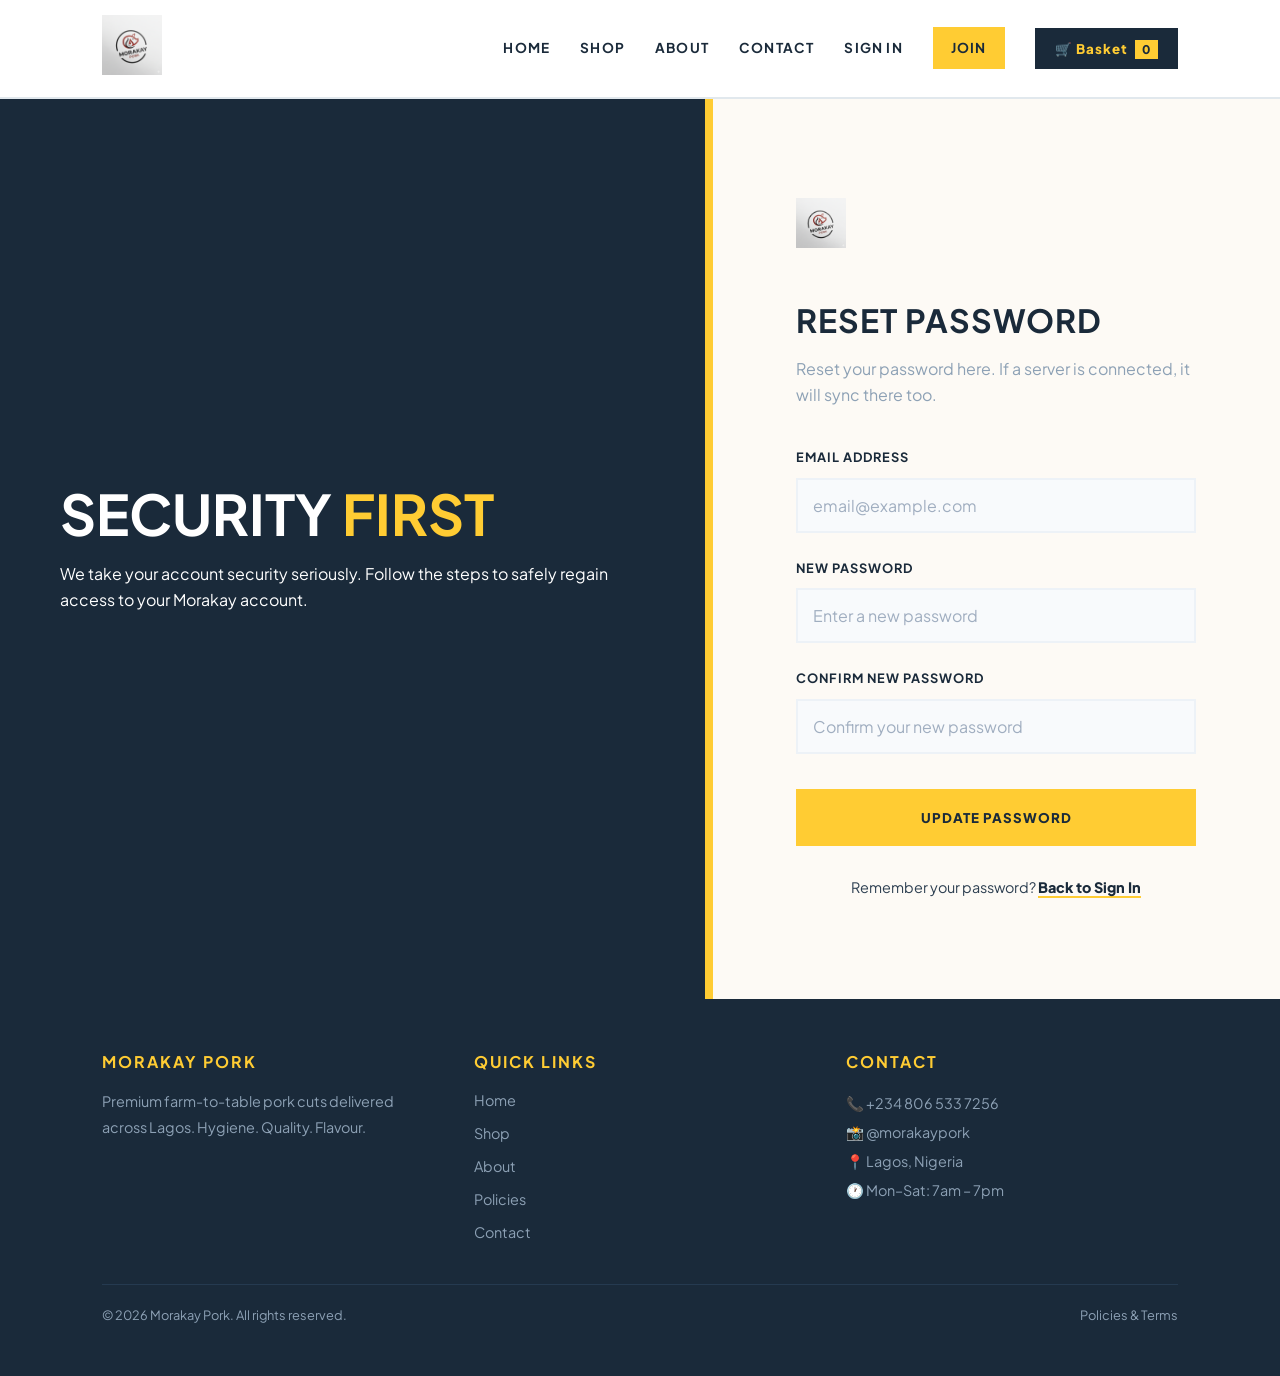
<file: forgot-password.html>
<!DOCTYPE html>
<html lang="en">

<head>
    <meta charset="UTF-8">
    <meta name="viewport" content="width=device-width, initial-scale=1.0">
    <title>Reset Password | Morakay Pork</title>
    <link rel="stylesheet" href="style.css">
    <link href="https://fonts.googleapis.com/css2?family=Plus+Jakarta+Sans:wght@400;600;800&display=swap"
        rel="stylesheet">
</head>

<body class="auth-page">
    <nav id="main-nav"></nav>

    <div class="split-screen">
        <div class="auth-visual"
            style="background-image: linear-gradient(rgba(26, 42, 58, 0.85), rgba(26, 42, 58, 0.85)), url('https://images.unsplash.com/photo-1593039668577-843f95368350?q=80&w=1200');">
            <div class="visual-content">
                <h1>Security <span>First</span></h1>
                <p>We take your account security seriously. Follow the steps to safely regain access to your Morakay
                    account.</p>
            </div>
        </div>

        <div class="auth-form-container">
            <div class="auth-form-box">
                <a href="index.html"><img src="images/logo.png" alt="Logo" class="auth-logo"></a>
                <h2>Reset Password</h2>
                <p class="auth-subtitle">Reset your password here. If a server is connected, it will sync there too.
                </p>

                <form id="forgot-form" action="signin.html" method="POST">
                    <div class="input-group">
                        <label for="fp-email">Email Address</label>
                        <input id="fp-email" name="email" type="email" placeholder="email@example.com" required
                            autocomplete="email" aria-label="Email address">
                    </div>
                    <div class="input-group">
                        <label for="fp-password">New Password</label>
                        <input id="fp-password" name="password" type="password" placeholder="Enter a new password"
                            required autocomplete="new-password" aria-label="New password">
                    </div>
                    <div class="input-group">
                        <label for="fp-confirm">Confirm New Password</label>
                        <input id="fp-confirm" name="confirmPassword" type="password"
                            placeholder="Confirm your new password" required autocomplete="new-password"
                            aria-label="Confirm new password">
                    </div>
                    <p id="auth-error" class="auth-message auth-message-error" style="display: none;"></p>
                    <p id="auth-success" class="auth-message auth-message-success" style="display: none;"></p>
                    <button type="submit" class="btn-primary auth-btn">Update Password</button>
                </form>

                <p class="auth-footer">Remember your password? <a href="signin.html">Back to Sign In</a></p>
            </div>
        </div>
    </div>

    <aside id="cart-drawer"></aside>
    <footer id="main-footer"></footer>
    <script src="script.js"></script>
    <script src="auth.js"></script>
</body>

</html>
</file>
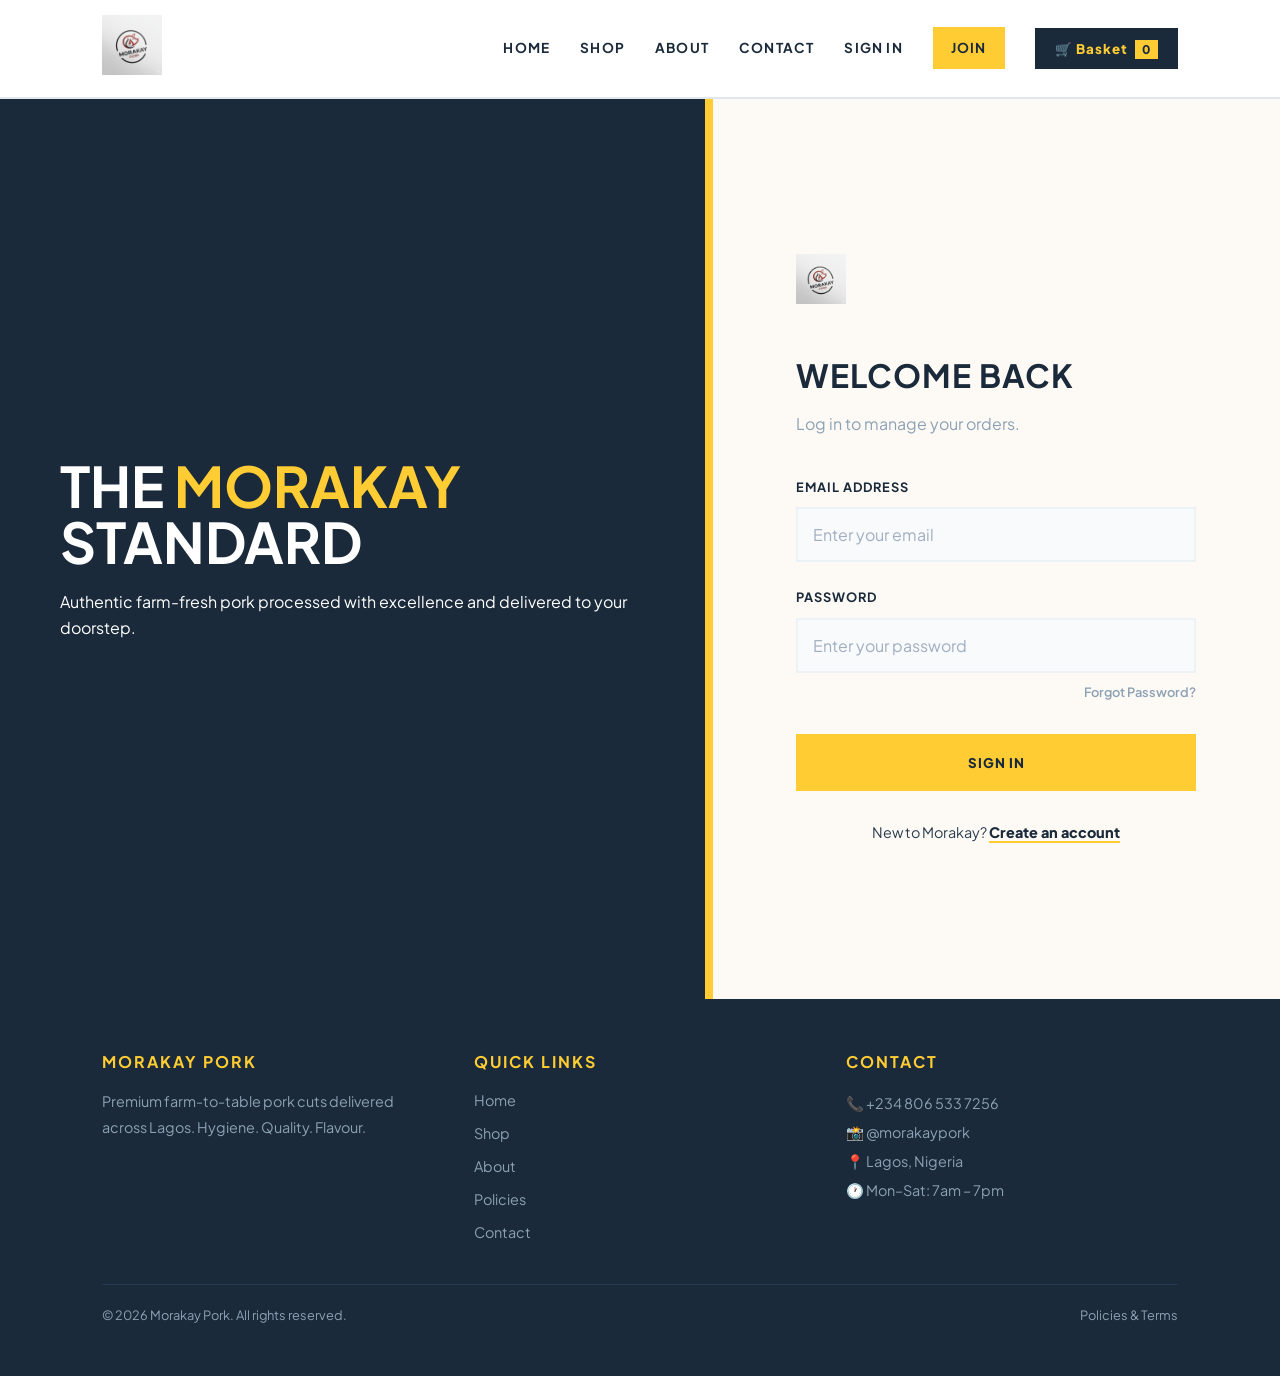
<file: signin.html>
<!DOCTYPE html>
<html lang="en">

<head>
    <meta charset="UTF-8">
    <meta name="viewport" content="width=device-width, initial-scale=1.0">
    <title>Sign In | Morakay Pork</title>
    <link rel="stylesheet" href="style.css">
    <link href="https://fonts.googleapis.com/css2?family=Plus+Jakarta+Sans:wght@400;600;800&display=swap"
        rel="stylesheet">
</head>

<body class="auth-page">
    <nav id="main-nav"></nav>

    <div class="split-screen">
        <div class="auth-visual">
            <div class="visual-content">
                <h1>The <span>Morakay</span> Standard</h1>
                <p>Authentic farm-fresh pork processed with excellence and delivered to your doorstep.</p>
            </div>
        </div>

        <div class="auth-form-container">
            <div class="auth-form-box">
                <a href="index.html"><img src="images/logo.png" alt="Logo" class="auth-logo"></a>
                <h2>Welcome Back</h2>
                <p class="auth-subtitle">Log in to manage your orders.</p>

                <p id="auth-error" class="auth-message auth-message-error" style="display: none;"></p>

                <form id="signin-form" action="index.html" method="POST">
                    <div class="input-group">
                        <label for="si-email">Email Address</label>
                        <input id="si-email" name="email" type="email" placeholder="Enter your email" required
                            autocomplete="email" aria-label="Email address">
                    </div>
                    <div class="input-group" style="margin-bottom: 5px;">
                        <label for="si-password">Password</label>
                        <input id="si-password" name="password" type="password" placeholder="Enter your password"
                            required autocomplete="current-password" aria-label="Password">
                    </div>

                    <div style="text-align: right; margin-bottom: 20px;">
                        <a href="forgot-password.html"
                            style="font-size: 0.8rem; color: var(--text-muted); text-decoration: none; font-weight: 600;">Forgot
                            Password?</a>
                    </div>

                    <button type="submit" class="btn-primary auth-btn">Sign In</button>
                </form>

                <p class="auth-footer">New to Morakay? <a href="signup.html">Create an account</a></p>
            </div>
        </div>
    </div>

    <aside id="cart-drawer"></aside>
    <footer id="main-footer"></footer>
    <script src="script.js"></script>
    <script src="auth.js"></script>
</body>

</html>
</file>
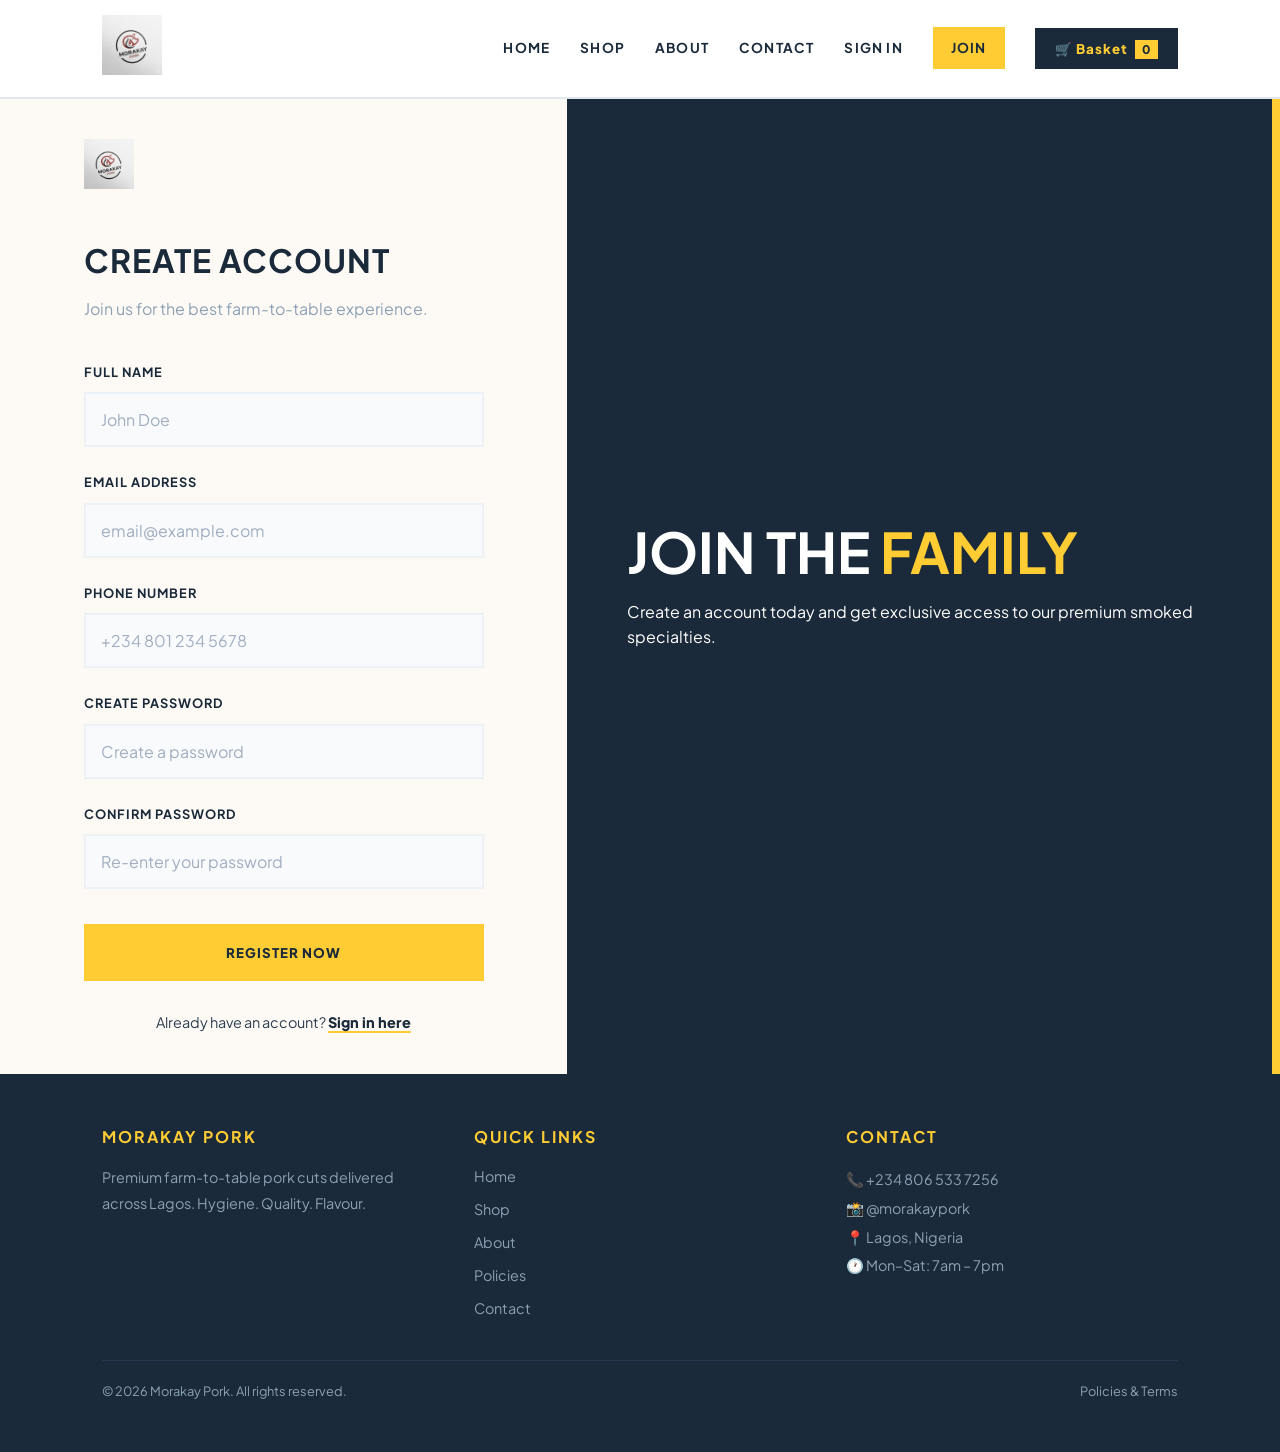
<file: signup.html>
<!DOCTYPE html>
<html lang="en">

<head>
    <meta charset="UTF-8">
    <meta name="viewport" content="width=device-width, initial-scale=1.0">
    <title>Join the Club | Morakay Pork</title>
    <link rel="stylesheet" href="style.css">
    <link href="https://fonts.googleapis.com/css2?family=Plus+Jakarta+Sans:wght@400;600;800&display=swap"
        rel="stylesheet">
</head>

<body class="auth-page">
    <nav id="main-nav"></nav>

    <div class="split-screen" style="flex-direction: row-reverse;">
        <div class="auth-visual"
            style="background-image: linear-gradient(rgba(26, 42, 58, 0.8), rgba(26, 42, 58, 0.8)), url('https://images.unsplash.com/photo-1602470520998-f4a52199a3d6?q=80&w=1200');">
            <div class="visual-content">
                <h1>Join the <span>Family</span></h1>
                <p>Create an account today and get exclusive access to our premium smoked specialties.</p>
            </div>
        </div>

        <div class="auth-form-container">
            <div class="auth-form-box">
                <a href="index.html"><img src="images/logo.png" alt="Logo" class="auth-logo"></a>
                <h2>Create Account</h2>
                <p class="auth-subtitle">Join us for the best farm-to-table experience.</p>

                <p id="auth-error" class="auth-message auth-message-error" style="display: none;"></p>

                <form id="signup-form" action="signin.html" method="POST">
                    <div class="input-group">
                        <label for="su-name">Full Name</label>
                        <input id="su-name" name="fullName" type="text" placeholder="John Doe" required
                            autocomplete="name" aria-label="Full name">
                    </div>
                    <div class="input-group">
                        <label for="su-email">Email Address</label>
                        <input id="su-email" name="email" type="email" placeholder="email@example.com" required
                            autocomplete="email" aria-label="Email address">
                    </div>
                    <div class="input-group">
                        <label for="su-phone">Phone Number</label>
                        <input id="su-phone" name="phone" type="tel" placeholder="+234 801 234 5678"
                            autocomplete="tel" aria-label="Phone number">
                    </div>
                    <div class="input-group">
                        <label for="su-password">Create Password</label>
                        <input id="su-password" name="password" type="password" placeholder="Create a password"
                            required autocomplete="new-password" aria-label="Password">
                    </div>
                    <div class="input-group">
                        <label for="su-password-confirm">Confirm Password</label>
                        <input id="su-password-confirm" name="confirmPassword" type="password"
                            placeholder="Re-enter your password" required autocomplete="new-password"
                            aria-label="Confirm password">
                    </div>
                    <button type="submit" class="btn-primary auth-btn">Register Now</button>
                </form>

                <p class="auth-footer">Already have an account? <a href="signin.html">Sign in here</a></p>
            </div>
        </div>
    </div>

    <aside id="cart-drawer"></aside>
    <footer id="main-footer"></footer>
    <script src="script.js"></script>
    <script src="auth.js"></script>
</body>

</html>
</file>
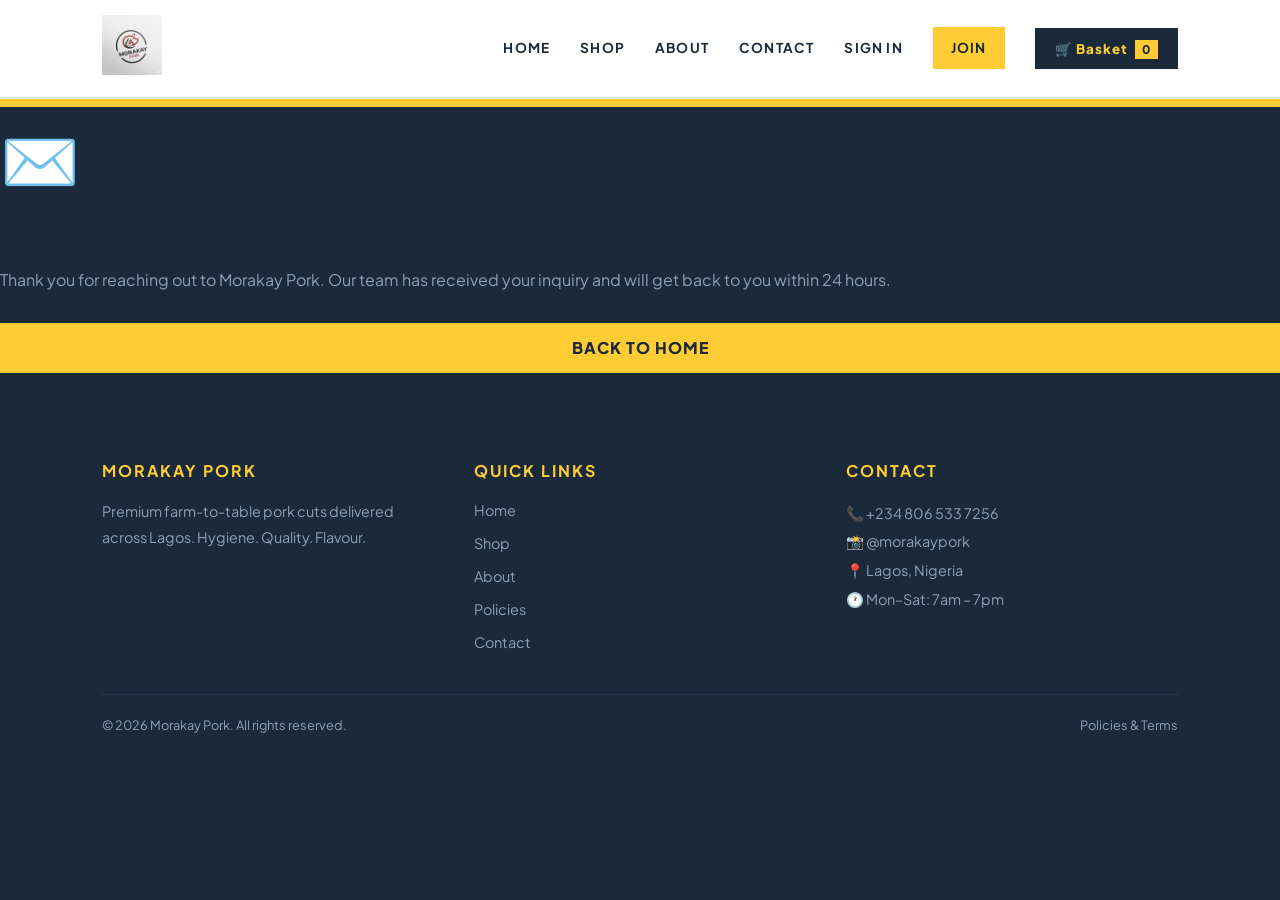
<file: thank-you.html>
<!DOCTYPE html>
<html lang="en">
<head>
    <meta charset="UTF-8">
    <meta name="viewport" content="width=device-width, initial-scale=1.0">
    <title>Message Received | Morakay Pork</title>
    <link rel="stylesheet" href="style.css">
    <link href="https://fonts.googleapis.com/css2?family=Plus+Jakarta+Sans:wght@400;600;800&display=swap" rel="stylesheet">
</head>
<body class="auth-page">
    <nav id="main-nav"></nav>
    <div class="auth-container">
        <div class="auth-card" style="border-top: 8px solid var(--gold);">
            <div class="success-icon" style="font-size: 4rem; margin-bottom: 20px;">✉️</div>
            <h2 style="color: var(--navy); text-transform: uppercase; letter-spacing: 2px;">Message Sent</h2>
            <p class="auth-subtitle" style="margin-bottom: 30px;">
                Thank you for reaching out to Morakay Pork. Our team has received your inquiry and will get back to you within 24 hours.
            </p>
            
            <div style="display: flex; flex-direction: column; gap: 15px;">
                <a href="index.html" class="btn-primary" style="text-align: center;">Back to Home</a>
                <a href="products.html" style="color: var(--navy); font-weight: 800; text-decoration: none; font-size: 0.8rem; text-transform: uppercase; letter-spacing: 1px;">Continue Shopping</a>
            </div>
        </div>
    </div>

    <aside id="cart-drawer"></aside>
    <footer id="main-footer"></footer>
    <script src="script.js"></script>
</body>
</html>
</file>
<file: style.css>
/* MORAKAY PORK - OFFICIAL BRAND STYLESHEET
    Theme: Professional, Straight-Edge, Navy & Gold
*/

:root {
    /* Brand Colors */
    --navy: #1a2a3a;          /* Deep Trustworthy Blue */
    --gold: #ffcc33;          /* Premium Quality Accent */
    --bg-light: #fdfaf5;      /* Subtle Off-white for readability */
    --pure-white: #ffffff;
    
    /* Text & UI Colors */
    --text-dark: #2c3e50;
    --text-muted: #8da1b5;
    --border-color: #e1e8ed;
    --error-red: #ff4d4d;
    
    /* Effects */
    --shadow: 0 10px 30px rgba(0, 0, 0, 0.08);
    --transition: 0.4s cubic-bezier(0.165, 0.84, 0.44, 1);
}

/* 1. RESET & DEFAULTS */
* {
    margin: 0;
    padding: 0;
    box-sizing: border-box;
    font-family: 'Plus Jakarta Sans', sans-serif;
}

body {
    background-color: var(--bg-light);
    color: var(--text-dark);
    line-height: 1.6;
    overflow-x: hidden;
}

/* 2. NAVIGATION (STRAIGHT & CLEAN) */
nav {
    display: flex;
    justify-content: space-between;
    align-items: center;
    padding: 15px 8%;
    background: var(--pure-white);
    position: sticky;
    top: 0;
    z-index: 1000;
    border-bottom: 2px solid var(--border-color);
}

.nav-logo { height: 60px; }

.nav-links {
    display: flex;
    align-items: center;
    gap: 30px;
}

.nav-links a {
    text-decoration: none;
    color: var(--navy);
    font-weight: 700;
    font-size: 0.85rem;
    text-transform: uppercase;
    letter-spacing: 1.2px;
    transition: var(--transition);
}

.nav-links a:hover, .nav-links a.active {
    color: var(--gold);
}

/* Special Button Style for Logout */
.logout-link {
    color: var(--error-red) !important;
    border: 1px solid transparent;
    padding: 5px 10px;
}

.logout-link:hover {
    border-color: var(--error-red);
    background: rgba(255, 77, 77, 0.05);
}

.cart-btn {
    background: var(--navy);
    color: var(--gold);
    border: none;
    padding: 12px 20px;
    cursor: pointer;
    font-weight: 800;
    letter-spacing: 1px;
    transition: var(--transition);
}

.cart-btn:hover {
    background: #253a50;
}

.nav-toggle {
    display: none;
    background: var(--navy);
    color: var(--gold);
    border: 1px solid var(--gold);
    border-radius: 4px;
    padding: 8px 12px;
    cursor: pointer;
    font-weight: 800;
}

.nav-links {
    transition: var(--transition);
}

.nav-links.show {
    display: flex !important;
}

/* 3. HERO SECTION (NAVY OVERLAY) */
.hero {
    background: linear-gradient(rgba(26, 42, 58, 0.9), rgba(26, 42, 58, 0.9)), 
                url('images/Background.png');
    background-size: cover;
    background-position: center;
    color: var(--pure-white);
    text-align: center;
    padding: 100px 5%;
    border-bottom: 8px solid var(--gold);
}

.hero h1 { 
    font-size: 3.5rem; 
    font-weight: 800; 
    margin-bottom: 15px;
    line-height: 1.1;
}

.hero h1 span { color: var(--gold); }

.hero p { 
    font-size: 1.2rem; 
    color: var(--text-muted); 
    max-width: 700px; 
    margin: 0 auto 30px; 
}

/* 4. PRODUCT GRID & CARDS (RAW MEAT LOOK) */
.product-grid {
    padding: 0;
}

.product-category-section {
    padding: 45px 8px;
}

.product-category-section.hidden {
    display: none;
}

.product-category-section .category-label {
    font-size: 1.8rem;
    font-weight: 800;
    color: var(--navy);
    margin-bottom: 18px;
    padding-left: 10px;
}

.category-tabs {
    display: flex;
    gap: 10px;
    justify-content: center;
    flex-wrap: wrap;
    padding: 30px 8px 0;
    margin-bottom: 15px;
}

.tab-button {
    background: var(--pure-white);
    border: 2px solid var(--navy);
    color: var(--navy);
    font-weight: 700;
    padding: 8px 14px;
    border-radius: 4px;
    cursor: pointer;
    transition: var(--transition);
}

.tab-button.active {
    background: var(--navy);
    border-color: var(--gold);
    color: var(--gold);
}

.arrows {
    display: grid;
    grid-template-columns: auto 1fr auto;
    align-items: center;
    gap: 8px;
}

.scroll-arrow {
    border: none;
    background: var(--pure-white);
    color: var(--navy);
    font-size: 1.8rem;
    width: 45px;
    height: 45px;
    border: 1px solid var(--border-color);
    border-radius: 50%;
    cursor: pointer;
    transition: var(--transition);
}

.scroll-arrow:hover {
    background: var(--navy);
    color: var(--gold);
    border-color: var(--gold);
}

.category-row {
    display: flex;
    gap: 20px;
    overflow-x: auto;
    scroll-snap-type: x mandatory;
    padding-bottom: 10px;
    scroll-behavior: smooth;
    -webkit-overflow-scrolling: touch;
}

.category-row::-webkit-scrollbar {
    height: 8px;
}

.category-row::-webkit-scrollbar-thumb {
    background: var(--gold);
    border-radius: 999px;
}

.category-row::-webkit-scrollbar-track {
    background: #f4f6f8;
    border-radius: 999px;
}

.item {
    min-width: 260px;
    max-width: 300px;
    flex: 0 0 300px;
    scroll-snap-align: start;
    background: var(--pure-white);
    border: 1px solid var(--border-color);
    transition: var(--transition);
}

@media (max-width: 768px) {
    .product-category-section {
        padding: 30px 5px;
    }
    .category-row {
        gap: 14px;
    }
    .item {
        min-width: 230px;
        max-width: 260px;
        flex: 0 0 260px;
    }
}

.category-row::-webkit-scrollbar {
    height: 8px;
}

.category-row::-webkit-scrollbar-thumb {
    background: var(--gold);
    border-radius: 999px;
}

.category-row::-webkit-scrollbar-track {
    background: #f4f6f8;
    border-radius: 999px;
}

.item {
    min-width: 280px;
    max-width: 320px;
    flex: 0 0 300px;
    background: var(--pure-white);
    border: 1px solid var(--border-color);
    transition: var(--transition);
}

.item:hover {
    transform: translateY(-10px);
    box-shadow: var(--shadow);
    border-color: var(--gold);
}

.item img {
    width: 100%;
    height: 250px;
    object-fit: cover;
}

.item-details { padding: 25px; }

.item-details h3 {
    font-size: 1.2rem;
    color: var(--navy);
    text-transform: uppercase;
    letter-spacing: 1px;
    margin-bottom: 10px;
}

.item-details p {
    font-size: 0.9rem;
    color: #666;
    height: 45px; /* Keeps card buttons aligned */
    margin-bottom: 20px;
}

.price-action {
    display: flex;
    justify-content: space-between;
    align-items: center;
    padding-top: 20px;
    border-top: 1px solid #eee;
}

.price {
    font-size: 1.4rem;
    font-weight: 800;
    color: var(--navy);
}

/* 5. PRIMARY BUTTONS (STRAIGHT EDGE) */
.btn-primary {
    background: var(--gold);
    color: var(--navy);
    border: none;
    padding: 12px 25px;
    font-weight: 800;
    text-transform: uppercase;
    letter-spacing: 1px;
    cursor: pointer;
    transition: 0.3s;
    text-decoration: none;
    display: inline-block;
}

.btn-primary:hover {
    background: var(--navy);
    color: var(--gold);
}

/* 6. CART DRAWER (SLIDE-IN) */
#cart-drawer {
    position: fixed;
    right: -100%;
    top: 0;
    width: 100%;
    max-width: 420px;
    height: 100vh;
    background: var(--pure-white);
    z-index: 2000;
    transition: 0.5s cubic-bezier(0.4, 0, 0.2, 1);
    box-shadow: -15px 0 40px rgba(0,0,0,0.15);
    display: flex;
    flex-direction: column;
}

#cart-drawer.active { right: 0; }

.cart-header {
    padding: 30px;
    border-bottom: 1px solid var(--border-color);
    display: flex;
    justify-content: space-between;
    align-items: center;
}

/* Quantity Stepper Styles */
.stepper {
    display: flex;
    align-items: center;
    gap: 12px;
    background: #f9f9f9;
    padding: 5px 10px;
    border: 1px solid var(--border-color);
}

.stepper button {
    background: none;
    border: none;
    font-weight: 800;
    font-size: 1.2rem;
    cursor: pointer;
    color: var(--navy);
}

.stepper button:hover { color: var(--gold); }

/* 7. FOOTER (MODERN BLUE) */
.main-footer {
    background: var(--navy);
    color: var(--pure-white);
    padding: 80px 8% 40px;
}

.footer-content {
    display: flex;
    justify-content: space-between;
    flex-wrap: wrap;
    gap: 50px;
    max-width: 1200px;
    margin: 0 auto;
}

.footer-logo-text {
    font-size: 2rem;
    font-weight: 800;
    color: var(--gold);
    margin-bottom: 15px;
}

.footer-links h3, .footer-contact h3 {
    font-size: 0.9rem;
    text-transform: uppercase;
    letter-spacing: 2px;
    margin-bottom: 25px;
    border-bottom: 2px solid var(--gold);
    display: inline-block;
    padding-bottom: 5px;
}

.footer-links ul { list-style: none; }
.footer-links li { margin-bottom: 12px; }
.footer-links a { color: var(--text-muted); text-decoration: none; transition: 0.3s; }
.footer-links a:hover { color: var(--gold); padding-left: 5px; }

.copyright {
    text-align: center;
    margin-top: 60px;
    padding-top: 30px;
    border-top: 1px solid rgba(255,255,255,0.05);
    color: #556a7d;
    font-size: 0.8rem;
}

/* 8. MOBILE RESPONSIVENESS */
@media (max-width: 768px) {
    .nav-toggle { display: block; }
    .site-nav { position: relative; }
    .nav-links { display: none; flex-direction: column; gap: 12px; width: 100%; background: var(--pure-white); padding: 15px 0; border-top: 1px solid var(--border-color); position: absolute; top: 70px; left: 0; z-index: 1000; }
    .nav-links.show { display: flex; }
    .nav-links a, .nav-links .cart-btn, .nav-links .logout-link { width: 100%; text-align: left; padding: 10px 20px; }
    .hero h1 { font-size: 2.5rem; }
    .product-grid { grid-template-columns: 1fr; }
    .footer-content { flex-direction: column; text-align: center; }
}

/* --- CONTACT PAGE LAYOUT --- */

.contact-grid-container {
    padding: 80px 8%;
    display: grid;
    grid-template-columns: 1fr 1.5fr; /* Info on left, Form on right */
    gap: 60px;
    max-width: 1300px;
    margin: 0 auto;
    align-items: start;
}

/* --- LEFT SIDE: INFO CARDS --- */
.info-cards {
    display: flex;
    flex-direction: column;
    gap: 25px;
}

.contact-card-item {
    background: var(--pure-white);
    padding: 30px;
    display: flex;
    align-items: center;
    gap: 20px;
    border: 1px solid var(--border-color);
    border-left: 6px solid var(--navy); /* Straight Navy Accent */
    transition: var(--transition);
}

.contact-card-item:hover {
    border-left-color: var(--gold);
    transform: translateX(10px);
    box-shadow: var(--shadow);
}

.icon-box {
    font-size: 1.8rem;
    background: var(--bg-light);
    width: 60px;
    height: 60px;
    display: flex;
    align-items: center;
    justify-content: center;
    color: var(--navy);
}

.contact-card-item h4 {
    text-transform: uppercase;
    font-size: 0.8rem;
    letter-spacing: 1.5px;
    color: var(--text-muted);
    margin-bottom: 5px;
}

.contact-card-item p {
    font-weight: 800;
    color: var(--navy);
    font-size: 1.1rem;
}

/* --- RIGHT SIDE: FORM WRAPPER --- */
.form-wrapper {
    background: var(--pure-white);
    padding: 60px;
    border: 1px solid var(--border-color);
    box-shadow: var(--shadow);
}

.form-wrapper h3 {
    font-size: 2rem;
    color: var(--navy);
    margin-bottom: 40px;
    text-transform: uppercase;
    letter-spacing: 1px;
    position: relative;
    display: inline-block;
}

.form-wrapper h3::after {
    content: "";
    position: absolute;
    bottom: -10px;
    left: 0;
    width: 50px;
    height: 4px;
    background: var(--gold);
}

/* --- INPUT STYLING (STRAIGHT EDGE) --- */
.input-group {
    margin-bottom: 25px;
}

.input-group label {
    display: block;
    font-weight: 700;
    font-size: 0.8rem;
    text-transform: uppercase;
    letter-spacing: 1px;
    margin-bottom: 10px;
    color: var(--navy);
}

.input-group input, 
.input-group textarea {
    width: 100%;
    padding: 15px;
    border: 2px solid #edf2f7;
    background: #f8fafc;
    font-family: inherit;
    font-size: 1rem;
    color: var(--navy);
    border-radius: 0; /* Forced straight edges */
    transition: 0.3s;
}

.input-group input:focus, 
.input-group textarea:focus {
    outline: none;
    border-color: var(--navy);
    background: var(--pure-white);
}

.input-group input::placeholder,
.input-group textarea::placeholder {
    color: #a0aec0;
}

/* --- RESPONSIVE ADJUSTMENTS --- */
@media (max-width: 992px) {
    .contact-grid-container {
        grid-template-columns: 1fr;
        padding: 40px 5%;
    }
    
    .form-wrapper {
        padding: 40px 20px;
    }
}
/* --- THANK YOU / SUCCESS PAGE --- */

.success-icon {
    display: inline-block;
    color: var(--gold);
    animation: scaleIn 0.5s cubic-bezier(0.175, 0.885, 0.32, 1.275);
}

@keyframes scaleIn {
    from { transform: scale(0); opacity: 0; }
    to { transform: scale(1); opacity: 1; }
}

/* Ensure auth-card is centered correctly if not in the flex container */
.auth-card {
    animation: fadeInSlide 0.6s ease-out;
}

@keyframes fadeInSlide {
    from { transform: translateY(20px); opacity: 0; }
    to { transform: translateY(0); opacity: 1; }
}
/* --- ABOUT PAGE SPECIFIC STYLES --- */

/* 1. Guarantee Banner (The Gold Break) */
.guarantee-banner {
    background: var(--gold);
    color: var(--navy);
    text-align: center;
    padding: 30px 5%;
    border-bottom: 2px solid rgba(0,0,0,0.1);
}

.guarantee-banner h3 {
    font-size: 1.5rem;
    font-weight: 800;
    text-transform: uppercase;
    letter-spacing: 2px;
    margin-bottom: 5px;
}

.guarantee-banner p {
    font-weight: 600;
    font-size: 1rem;
    opacity: 0.9;
}

/* 2. Content Grid */
.about-container {
    padding: 80px 8%;
    display: grid;
    grid-template-columns: 1fr 1fr; /* Two columns for story/mission */
    gap: 40px;
    max-width: 1200px;
    margin: 0 auto;
}

/* 3. About Cards (Straight & Premium) */
.about-card {
    background: var(--pure-white);
    padding: 50px;
    border: 1px solid var(--border-color);
    border-left: 8px solid var(--navy); /* The "Straight" brand anchor */
    transition: var(--transition);
    display: flex;
    flex-direction: column;
    justify-content: center;
}

.about-card:hover {
    transform: translateY(-5px);
    box-shadow: var(--shadow);
    border-left-color: var(--gold);
}

.about-card h2, .about-card h3 {
    font-size: 1.8rem;
    color: var(--navy);
    margin-bottom: 20px;
    text-transform: uppercase;
    letter-spacing: 1px;
    line-height: 1.2;
}

.about-card p {
    color: var(--text-dark);
    font-size: 1.05rem;
    line-height: 1.8;
}

/* 4. Nigerian Badge Styling */
.nigerian-badge {
    display: inline-block;
    padding: 8px 15px;
    font-weight: 800;
    font-size: 0.8rem;
    text-transform: uppercase;
    letter-spacing: 1px;
    align-self: flex-start; /* Keep it aligned left */
}

/* 5. Mobile Adjustments */
@media (max-width: 900px) {
    .about-container {
        grid-template-columns: 1fr; /* Stack cards on tablet/mobile */
        padding: 40px 5%;
    }
    
    .about-card {
        padding: 30px;
    }
}
/* --- AUTHENTICATION (SPLIT SCREEN) --- */

.auth-page {
    background: var(--navy);
    min-height: 100vh;
}

.split-screen {
    display: flex;
    min-height: 100vh;
}

/* The Image Side */
.auth-visual {
    flex: 1.2;
    background: linear-gradient(rgba(26, 42, 58, 0.8), rgba(26, 42, 58, 0.8)), 
                url('https://images.unsplash.com/photo-1544025162-d76694265947?q=80&w=1200');
    background-size: cover;
    background-position: center;
    display: flex;
    align-items: center;
    justify-content: center;
    padding: 60px;
    color: var(--pure-white);
    border-right: 8px solid var(--gold); /* Brand identity anchor */
}

.visual-content h1 {
    font-size: 3.5rem;
    text-transform: uppercase;
    line-height: 1;
    margin-bottom: 20px;
}

.visual-content h1 span { color: var(--gold); }

/* The Form Side */
.auth-form-container {
    flex: 1;
    background: var(--bg-light);
    display: flex;
    align-items: center;
    justify-content: center;
    padding: 40px;
}

.auth-form-box {
    width: 100%;
    max-width: 400px;
}

.auth-logo { height: 50px; margin-bottom: 40px; }

.auth-form-box h2 {
    font-size: 2rem;
    color: var(--navy);
    text-transform: uppercase;
    letter-spacing: 1px;
    margin-bottom: 10px;
}

.auth-subtitle { color: var(--text-muted); margin-bottom: 40px; }

.auth-message {
    padding: 12px 14px;
    margin-bottom: 18px;
    font-size: 0.9rem;
    font-weight: 600;
    border-left: 4px solid transparent;
}

.auth-message-error {
    color: #7a1f1f;
    background: #fff1f1;
    border-left-color: #d64545;
}

.auth-message-success {
    color: #1e5a36;
    background: #edf9f0;
    border-left-color: #2f8f57;
}

.auth-btn { width: 100%; margin-top: 10px; padding: 20px !important; }

.auth-footer {
    margin-top: 30px;
    font-size: 0.9rem;
    text-align: center;
}

.auth-footer a {
    color: var(--navy);
    font-weight: 800;
    text-decoration: none;
    border-bottom: 2px solid var(--gold);
}

/* Responsive: Hide visual side on mobile */
@media (max-width: 1024px) {
    .auth-visual { display: none; }
    .split-screen { flex-direction: column; }
}

/* --- TESTIMONIALS SECTION --- */

.testimonials-section {
    padding: 100px 8%;
    background-color: var(--pure-white);
}

.section-header {
    text-align: center;
    margin-bottom: 60px;
}

.section-header h2 {
    font-size: 2.5rem;
    color: var(--navy);
    text-transform: uppercase;
    letter-spacing: 1.5px;
}

.section-header h2 span {
    color: var(--gold);
}

.testimonial-grid {
    display: grid;
    grid-template-columns: repeat(auto-fit, minmax(300px, 1fr));
    gap: 30px;
}

.testimonial-card {
    background: var(--bg-light);
    padding: 40px;
    border-top: 5px solid var(--gold); /* Straight gold top border */
    position: relative;
    transition: var(--transition);
}

.testimonial-card:hover {
    transform: translateY(-5px);
    box-shadow: var(--shadow);
}

.quote-mark {
    font-family: 'Georgia', serif;
    font-size: 4rem;
    color: var(--gold);
    line-height: 1;
    margin-bottom: -10px;
}

.review-text {
    font-style: italic;
    font-size: 1rem;
    color: var(--text-dark);
    margin-bottom: 25px;
    line-height: 1.8;
}

.customer-info strong {
    display: block;
    color: var(--navy);
    font-size: 1rem;
    text-transform: uppercase;
    letter-spacing: 1px;
}

.customer-info span {
    color: var(--text-muted);
    font-size: 0.85rem;
}

@media (max-width: 768px) {
    .testimonials-section { padding: 60px 5%; }
}

/* --- POLICY PAGE STYLES --- */

.policy-container {
    padding: 80px 8%;
    max-width: 900px;
    margin: 0 auto;
}

.policy-item {
    background: var(--pure-white);
    padding: 50px;
    border-left: 8px solid var(--navy);
    margin-bottom: 40px;
    box-shadow: var(--shadow);
}

.policy-item h2 {
    color: var(--navy);
    text-transform: uppercase;
    letter-spacing: 1px;
    margin-bottom: 25px;
    font-size: 1.5rem;
}

.policy-item p {
    color: var(--text-dark);
    margin-bottom: 20px;
    font-size: 1.05rem;
}

.policy-item ul {
    list-style: none;
    padding-left: 0;
}

.policy-item li {
    padding: 12px 0;
    border-bottom: 1px solid #eee;
    color: var(--text-dark);
    font-size: 0.95rem;
}

.policy-item li strong {
    color: var(--navy);
}

.policy-item li:last-child {
    border-bottom: none;
}
</file>
